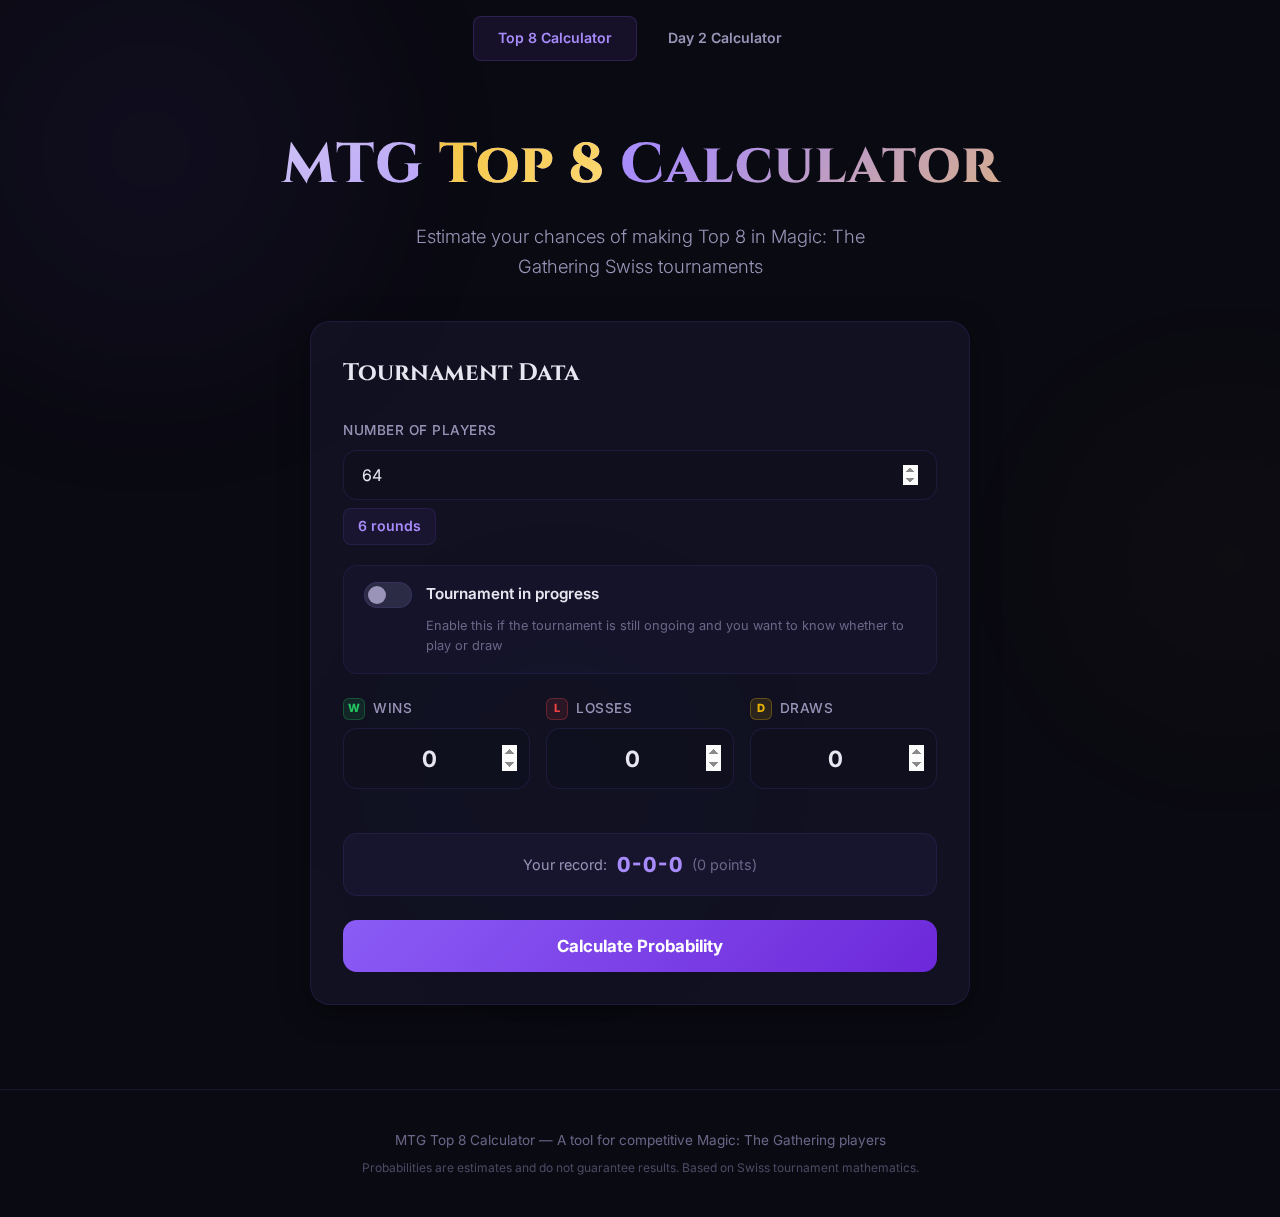
<file: index.html>
<!DOCTYPE html>
<html lang="en">

<head>
    <meta charset="UTF-8">
    <meta name="viewport" content="width=device-width, initial-scale=1.0">
    <title>MTG Top 8 Calculator — Top 8 Probability Estimator</title>
    <meta name="description"
        content="Calculate the probability of making Top 8 in Magic: The Gathering Swiss tournaments based on your record.">
    <link rel="preconnect" href="https://fonts.googleapis.com">
    <link rel="preconnect" href="https://fonts.gstatic.com" crossorigin>
    <link
        href="https://fonts.googleapis.com/css2?family=Inter:wght@300;400;500;600;700;800;900&family=Cinzel:wght@600;700;800&display=swap"
        rel="stylesheet">
    <link rel="stylesheet" href="style.css">
</head>

<body>
    <div class="bg-glow bg-glow-1"></div>
    <div class="bg-glow bg-glow-2"></div>
    <div class="bg-glow bg-glow-3"></div>

    <!-- Navigation -->
    <nav class="nav-bar">
        <a href="index.html" class="nav-link active">Top 8 Calculator</a>
        <a href="day2.html" class="nav-link">Day 2 Calculator</a>
    </nav>

    <header class="hero">
        <h1 class="hero-title">MTG <span class="accent">Top 8</span> Calculator</h1>
        <p class="hero-subtitle">Estimate your chances of making Top 8 in Magic: The Gathering Swiss tournaments</p>
    </header>

    <main class="container">
        <!-- Input Section -->
        <section class="input-card" id="input-section">
            <h2 class="section-title">Tournament Data</h2>

            <div class="input-group">
                <label class="input-label" for="players">Number of Players</label>
                <div class="input-wrapper">
                    <input type="number" id="players" class="number-input" min="8" max="10000" value="64"
                        placeholder="e.g. 64">
                </div>
                <div class="rounds-display" id="rounds-display">6 rounds</div>
            </div>

            <!-- In Progress Toggle -->
            <div class="toggle-group">
                <label class="toggle-label" for="in-progress">
                    <div class="toggle-switch">
                        <input type="checkbox" id="in-progress">
                        <span class="toggle-slider"></span>
                    </div>
                    <span class="toggle-text">Tournament in progress</span>
                </label>
                <p class="toggle-hint" id="toggle-hint">Enable this if the tournament is still ongoing and you want to
                    know whether to play or draw</p>
            </div>

            <!-- Round-by-Round Tracker (shown in in-progress mode) -->
            <div class="round-tracker hidden" id="round-tracker">
                <h3 class="card-title">Round-by-Round Results</h3>
                <p class="card-description">Click to set each round's result. Order affects tiebreaker estimation.</p>
                <div class="round-tracker-grid" id="round-tracker-grid"></div>
            </div>

            <!-- Standard W/L/D inputs (hidden in in-progress mode) -->
            <div class="record-inputs" id="record-inputs">
                <div class="input-group record-field">
                    <label class="input-label" for="wins">
                        <span class="record-badge win-badge">W</span> Wins
                    </label>
                    <div class="input-wrapper">
                        <input type="number" id="wins" class="number-input" min="0" max="20" value="0">
                    </div>
                </div>

                <div class="input-group record-field">
                    <label class="input-label" for="losses">
                        <span class="record-badge loss-badge">L</span> Losses
                    </label>
                    <div class="input-wrapper">
                        <input type="number" id="losses" class="number-input" min="0" max="20" value="0">
                    </div>
                </div>

                <div class="input-group record-field">
                    <label class="input-label" for="draws">
                        <span class="record-badge draw-badge">D</span> Draws
                    </label>
                    <div class="input-wrapper">
                        <input type="number" id="draws" class="number-input" min="0" max="20" value="0">
                    </div>
                </div>
            </div>

            <div class="current-record" id="current-record">
                <span class="record-label">Your record:</span>
                <span class="record-value" id="record-display">0-0-0</span>
                <span class="record-points" id="points-display">(0 points)</span>
                <span class="record-rounds hidden" id="rounds-played-display"></span>
            </div>

            <button class="calculate-btn" id="calculate-btn">
                Calculate Probability
            </button>
        </section>

        <!-- Strategy Section (only shown when tournament in progress) -->
        <section class="strategy-section hidden" id="strategy-section">
            <h2 class="section-title">Strategy Analysis</h2>

            <!-- ID Analysis Card -->
            <div class="strategy-card" id="strategy-card">
                <div class="strategy-header">
                    <div class="strategy-title" id="strategy-title"></div>
                    <div class="strategy-subtitle" id="strategy-subtitle"></div>
                    <div class="omw-display hidden" id="omw-display"></div>
                </div>
                <div class="strategy-verdict" id="strategy-verdict"></div>
            </div>

            <!-- Remaining Rounds Scenarios -->
            <div class="thresholds-card">
                <h3 class="card-title">Remaining Round Scenarios</h3>
                <p class="card-description" id="scenarios-description"></p>
                <div class="table-wrapper">
                    <table class="thresholds-table" id="scenarios-table">
                        <thead>
                            <tr>
                                <th>Remaining Results</th>
                                <th>Final Record</th>
                                <th>Points</th>
                                <th>Top 8 Probability</th>
                                <th>Status</th>
                            </tr>
                        </thead>
                        <tbody id="scenarios-body">
                        </tbody>
                    </table>
                </div>
            </div>
        </section>

        <!-- Results Section -->
        <section class="results-section hidden" id="results-section">
            <h2 class="section-title">All Thresholds</h2>

            <!-- Summary Card -->
            <div class="summary-card" id="summary-card">
                <div class="summary-header">
                    <div class="summary-record" id="summary-record"></div>
                    <div class="summary-info" id="summary-info"></div>
                </div>
                <div class="summary-verdict" id="summary-verdict"></div>
            </div>

            <!-- Thresholds Table -->
            <div class="thresholds-card">
                <h3 class="card-title">All Tournament Thresholds</h3>
                <p class="card-description">Estimated probability for every possible final record</p>
                <div class="table-wrapper">
                    <table class="thresholds-table" id="thresholds-table">
                        <thead>
                            <tr>
                                <th>Record</th>
                                <th>Points</th>
                                <th>Top 8 Probability</th>
                                <th>Status</th>
                            </tr>
                        </thead>
                        <tbody id="thresholds-body">
                        </tbody>
                    </table>
                </div>
            </div>

            <!-- Info Card -->
            <div class="info-card">
                <h3 class="card-title">How it works</h3>
                <ul class="info-list">
                    <li><strong>Win</strong> = 3 match points</li>
                    <li><strong>Draw</strong> = 1 match point</li>
                    <li><strong>Loss</strong> = 0 match points</li>
                    <li>Probabilities are estimates based on Swiss tournament math</li>
                    <li>Tiebreakers (OMW%, GW%, OGW%) can affect the actual result</li>
                </ul>
            </div>
        </section>
    </main>

    <footer class="footer">
        <p>MTG Top 8 Calculator &mdash; A tool for competitive Magic: The Gathering players</p>
        <p class="footer-note">Probabilities are estimates and do not guarantee results. Based on Swiss tournament
            mathematics.</p>
    </footer>

    <script src="script.js"></script>
</body>

</html>
</file>
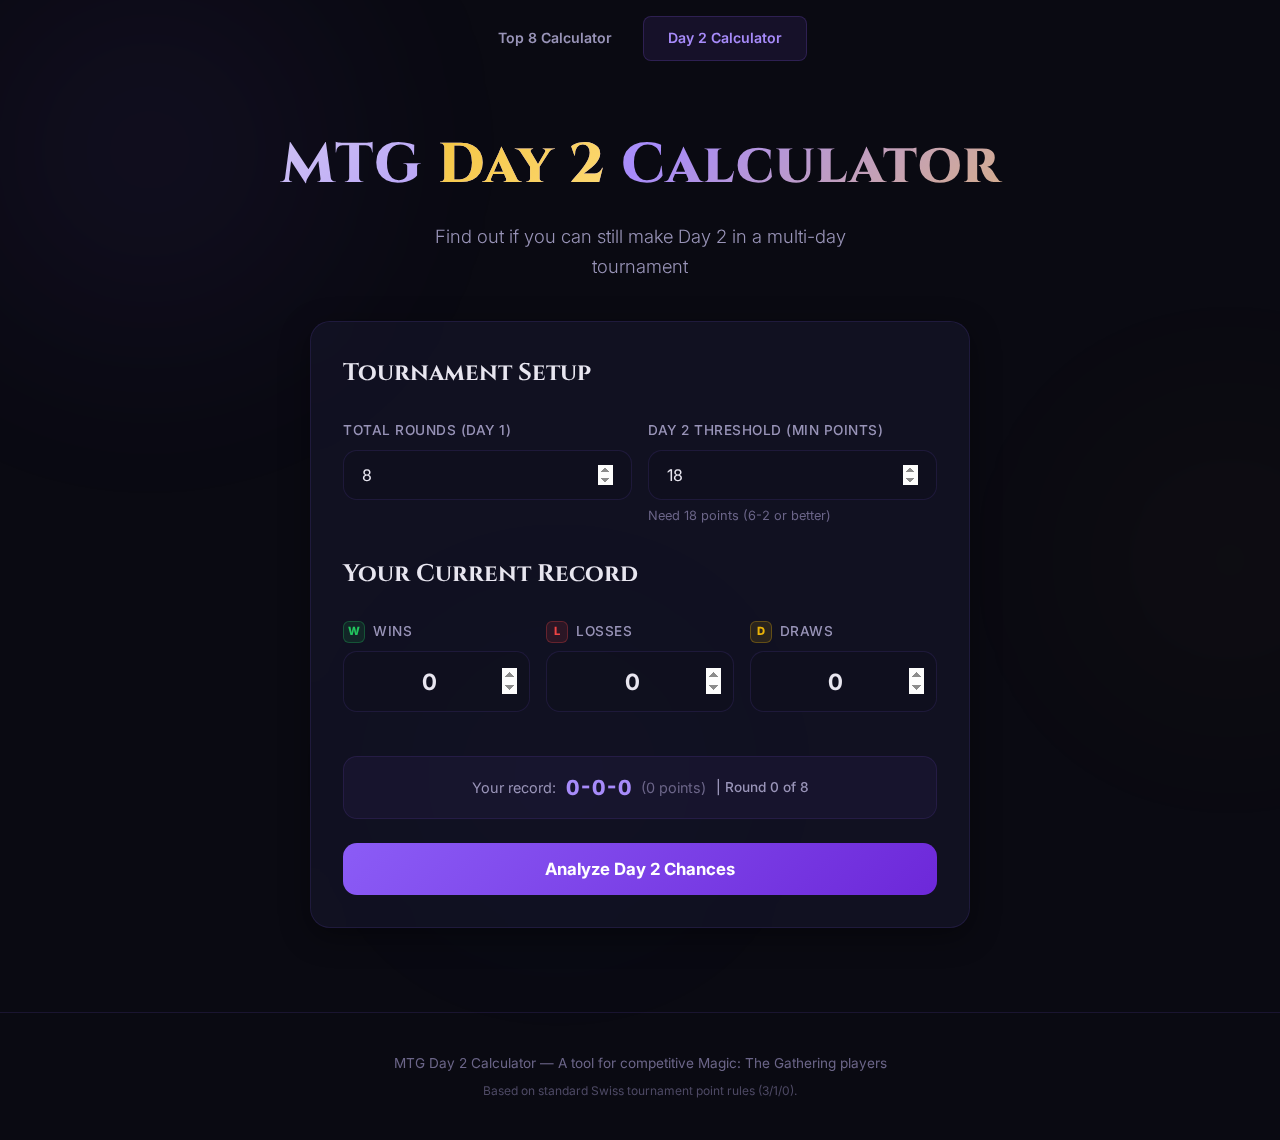
<file: day2.html>
<!DOCTYPE html>
<html lang="en">

<head>
    <meta charset="UTF-8">
    <meta name="viewport" content="width=device-width, initial-scale=1.0">
    <title>MTG Day 2 Calculator — Can You Make Day 2?</title>
    <meta name="description"
        content="Calculate whether you can make Day 2 in a multi-day Magic: The Gathering tournament based on your current record.">
    <meta name="theme-color" content="#8b5cf6">
    <meta name="apple-mobile-web-app-capable" content="yes">
    <meta name="apple-mobile-web-app-status-bar-style" content="black-translucent">
    <meta name="apple-mobile-web-app-title" content="MTG Calc">
    <link rel="manifest" href="manifest.json">
    <link rel="icon" type="image/svg+xml" href="data:image/svg+xml,<svg xmlns='http://www.w3.org/2000/svg' viewBox='0 0 192 192'><rect fill='%23f5c542' width='192' height='192'/><circle cx='96' cy='96' r='70' fill='%238b5cf6'/><text x='96' y='120' font-size='80' font-weight='bold' fill='%23f5c542' text-anchor='middle' font-family='serif'>8</text></svg>">
    <link rel="apple-touch-icon" href="data:image/svg+xml,<svg xmlns='http://www.w3.org/2000/svg' viewBox='0 0 192 192'><rect fill='%23f5c542' width='192' height='192' rx='48'/><circle cx='96' cy='96' r='70' fill='%238b5cf6'/><text x='96' y='120' font-size='80' font-weight='bold' fill='%23f5c542' text-anchor='middle' font-family='serif'>8</text></svg>">
    <link rel="preconnect" href="https://fonts.googleapis.com">
    <link rel="preconnect" href="https://fonts.gstatic.com" crossorigin>
    <link
        href="https://fonts.googleapis.com/css2?family=Inter:wght@300;400;500;600;700;800;900&family=Cinzel:wght@600;700;800&display=swap"
        rel="stylesheet">
    <link rel="stylesheet" href="style.css">
</head>

<body>
    <div class="bg-glow bg-glow-1"></div>
    <div class="bg-glow bg-glow-2"></div>
    <div class="bg-glow bg-glow-3"></div>

    <!-- Navigation -->
    <nav class="nav-bar">
        <a href="index.html" class="nav-link">Top 8 Calculator</a>
        <a href="day2.html" class="nav-link active">Day 2 Calculator</a>
    </nav>

    <header class="hero">
        <h1 class="hero-title">MTG <span class="accent">Day 2</span> Calculator</h1>
        <p class="hero-subtitle">Find out if you can still make Day 2 in a multi-day tournament</p>
    </header>

    <main class="container">
        <!-- Input Section -->
        <section class="input-card" id="input-section">
            <h2 class="section-title">Tournament Setup</h2>

            <div class="input-row-2">
                <div class="input-group">
                    <label class="input-label" for="total-rounds">Total Rounds (Day 1)</label>
                    <div class="input-wrapper">
                        <input type="number" id="total-rounds" class="number-input" min="1" max="20" value="8"
                            placeholder="e.g. 8">
                    </div>
                </div>

                <div class="input-group">
                    <label class="input-label" for="threshold">Day 2 Threshold (min points)</label>
                    <div class="input-wrapper">
                        <input type="number" id="threshold" class="number-input" min="0" max="60" value="18"
                            placeholder="e.g. 18">
                    </div>
                    <div class="threshold-hint" id="threshold-hint">Need 18 points (6-2 or better)</div>
                </div>
            </div>

            <h2 class="section-title section-title-sm">Your Current Record</h2>

            <div class="record-inputs">
                <div class="input-group record-field">
                    <label class="input-label" for="wins">
                        <span class="record-badge win-badge">W</span> Wins
                    </label>
                    <div class="input-wrapper">
                        <input type="number" id="wins" class="number-input" min="0" max="20" value="0">
                    </div>
                </div>

                <div class="input-group record-field">
                    <label class="input-label" for="losses">
                        <span class="record-badge loss-badge">L</span> Losses
                    </label>
                    <div class="input-wrapper">
                        <input type="number" id="losses" class="number-input" min="0" max="20" value="0">
                    </div>
                </div>

                <div class="input-group record-field">
                    <label class="input-label" for="draws">
                        <span class="record-badge draw-badge">D</span> Draws
                    </label>
                    <div class="input-wrapper">
                        <input type="number" id="draws" class="number-input" min="0" max="20" value="0">
                    </div>
                </div>
            </div>

            <div class="current-record" id="current-record">
                <span class="record-label">Your record:</span>
                <span class="record-value" id="record-display">0-0-0</span>
                <span class="record-points" id="points-display">(0 points)</span>
                <span class="record-rounds" id="rounds-played-display">| Round 0 of 8</span>
            </div>

            <button class="calculate-btn" id="calculate-btn">
                Analyze Day 2 Chances
            </button>
        </section>

        <!-- Verdict Section -->
        <section class="results-section hidden" id="results-section">
            <h2 class="section-title">Day 2 Analysis</h2>

            <!-- Main Verdict Card -->
            <div class="strategy-card" id="verdict-card">
                <div class="strategy-header">
                    <div class="strategy-title" id="verdict-title"></div>
                    <div class="strategy-subtitle" id="verdict-subtitle"></div>
                </div>
                <div class="strategy-verdict" id="verdict-text"></div>
            </div>

            <!-- Scenarios Table -->
            <div class="thresholds-card">
                <h3 class="card-title">All Possible Outcomes</h3>
                <p class="card-description" id="scenarios-desc"></p>
                <div class="table-wrapper">
                    <table class="thresholds-table" id="scenarios-table">
                        <thead>
                            <tr>
                                <th>Remaining</th>
                                <th>Final Record</th>
                                <th>Points</th>
                                <th>vs Threshold</th>
                                <th>Status</th>
                            </tr>
                        </thead>
                        <tbody id="scenarios-body">
                        </tbody>
                    </table>
                </div>
            </div>

            <!-- Info Card -->
            <div class="info-card">
                <h3 class="card-title">How it works</h3>
                <ul class="info-list">
                    <li><strong>Win</strong> = 3 match points</li>
                    <li><strong>Draw</strong> = 1 match point</li>
                    <li><strong>Loss</strong> = 0 match points</li>
                    <li>Day 2 requires reaching the minimum point threshold after Day 1</li>
                    <li>Common thresholds: 18 pts (6-2) for 8-round Day 1, 21 pts (7-2) for 9 rounds</li>
                </ul>
            </div>
        </section>
    </main>

    <footer class="footer">
        <p>MTG Day 2 Calculator &mdash; A tool for competitive Magic: The Gathering players</p>
        <p class="footer-note">Based on standard Swiss tournament point rules (3/1/0).</p>
    </footer>

    <script src="day2.js"></script>
    <script>
        // Register service worker for PWA functionality
        if ('serviceWorker' in navigator) {
            window.addEventListener('load', function() {
                navigator.serviceWorker.register('service-worker.js')
                    .then(function(registration) {
                        console.log('Service Worker registered successfully:', registration);
                    })
                    .catch(function(error) {
                        console.log('Service Worker registration failed:', error);
                    });
            });
        }
    </script>
</body>

</html>
</file>
<file: style.css>
/* ===========================
   CSS Variables & Reset
   =========================== */
:root {
    --bg-primary: #0a0a12;
    --bg-secondary: #12121f;
    --bg-card: rgba(20, 20, 40, 0.7);
    --bg-card-hover: rgba(30, 30, 55, 0.8);
    --border-color: rgba(120, 90, 220, 0.15);
    --border-hover: rgba(120, 90, 220, 0.35);

    --text-primary: #e8e6f0;
    --text-secondary: #9994b8;
    --text-muted: #6b6588;

    --accent-purple: #8b5cf6;
    --accent-purple-light: #a78bfa;
    --accent-gold: #f5c542;
    --accent-gold-light: #fcd975;

    --green: #22c55e;
    --green-bg: rgba(34, 197, 94, 0.12);
    --yellow: #eab308;
    --yellow-bg: rgba(234, 179, 8, 0.12);
    --orange: #f97316;
    --orange-bg: rgba(249, 115, 22, 0.12);
    --red: #ef4444;
    --red-bg: rgba(239, 68, 68, 0.12);
    --blue: #3b82f6;
    --blue-bg: rgba(59, 130, 246, 0.12);

    --radius-sm: 8px;
    --radius-md: 14px;
    --radius-lg: 20px;
    --radius-xl: 28px;

    --shadow-sm: 0 2px 8px rgba(0, 0, 0, 0.3);
    --shadow-md: 0 8px 30px rgba(0, 0, 0, 0.4);
    --shadow-lg: 0 20px 60px rgba(0, 0, 0, 0.5);
    --shadow-glow: 0 0 40px rgba(139, 92, 246, 0.15);

    --transition: 0.3s cubic-bezier(0.4, 0, 0.2, 1);
}

*,
*::before,
*::after {
    margin: 0;
    padding: 0;
    box-sizing: border-box;
}

html {
    scroll-behavior: smooth;
}

body {
    font-family: 'Inter', -apple-system, BlinkMacSystemFont, sans-serif;
    background: var(--bg-primary);
    color: var(--text-primary);
    min-height: 100vh;
    overflow-x: hidden;
    line-height: 1.6;
}

/* ===========================
   Animated Background Glows
   =========================== */
.bg-glow {
    position: fixed;
    border-radius: 50%;
    filter: blur(120px);
    opacity: 0.4;
    pointer-events: none;
    z-index: 0;
    animation: floatGlow 15s ease-in-out infinite alternate;
}

.bg-glow-1 {
    width: 500px;
    height: 500px;
    background: radial-gradient(circle, rgba(139, 92, 246, 0.3), transparent 70%);
    top: -100px;
    left: -100px;
    animation-delay: 0s;
}

.bg-glow-2 {
    width: 400px;
    height: 400px;
    background: radial-gradient(circle, rgba(245, 197, 66, 0.15), transparent 70%);
    top: 40%;
    right: -150px;
    animation-delay: -5s;
}

.bg-glow-3 {
    width: 350px;
    height: 350px;
    background: radial-gradient(circle, rgba(59, 130, 246, 0.2), transparent 70%);
    bottom: -50px;
    left: 30%;
    animation-delay: -10s;
}

@keyframes floatGlow {
    0% {
        transform: translate(0, 0) scale(1);
    }

    33% {
        transform: translate(30px, -20px) scale(1.05);
    }

    66% {
        transform: translate(-20px, 30px) scale(0.95);
    }

    100% {
        transform: translate(15px, 15px) scale(1.02);
    }
}

/* ===========================
   Navigation Bar
   =========================== */
.nav-bar {
    position: relative;
    z-index: 10;
    display: flex;
    justify-content: center;
    gap: 6px;
    padding: 16px 20px 0;
}

.nav-link {
    padding: 10px 24px;
    font-family: 'Inter', sans-serif;
    font-size: 0.88rem;
    font-weight: 600;
    color: var(--text-secondary);
    text-decoration: none;
    border-radius: var(--radius-sm);
    transition: all var(--transition);
    border: 1px solid transparent;
}

.nav-link:hover {
    color: var(--text-primary);
    background: rgba(139, 92, 246, 0.08);
    border-color: rgba(139, 92, 246, 0.12);
}

.nav-link.active {
    color: var(--accent-purple-light);
    background: rgba(139, 92, 246, 0.1);
    border-color: rgba(139, 92, 246, 0.2);
}

/* ===========================
   Two-Column Input Row
   =========================== */
.input-row-2 {
    display: grid;
    grid-template-columns: 1fr 1fr;
    gap: 16px;
    margin-bottom: 4px;
}

@media (max-width: 600px) {
    .input-row-2 {
        grid-template-columns: 1fr;
    }
}

/* Threshold Hint */
.threshold-hint {
    margin-top: 6px;
    font-size: 0.8rem;
    color: var(--text-muted);
}

/* Smaller section title variant */
.section-title-sm {
    font-size: 1.2rem;
    margin-bottom: 20px;
    margin-top: 8px;
}

/* ===========================
   Hero Section
   =========================== */
.hero {
    position: relative;
    z-index: 1;
    text-align: center;
    padding: 60px 20px 40px;
}

.hero-title {
    font-family: 'Cinzel', serif;
    font-size: clamp(2rem, 5vw, 3.5rem);
    font-weight: 800;
    letter-spacing: 1px;
    margin-bottom: 12px;
    background: linear-gradient(135deg, var(--text-primary) 0%, var(--accent-purple-light) 50%, var(--accent-gold) 100%);
    -webkit-background-clip: text;
    -webkit-text-fill-color: transparent;
    background-clip: text;
}

.hero-title .accent {
    background: linear-gradient(135deg, var(--accent-gold), var(--accent-gold-light));
    -webkit-background-clip: text;
    -webkit-text-fill-color: transparent;
    background-clip: text;
}

.hero-subtitle {
    font-size: clamp(0.95rem, 2vw, 1.15rem);
    color: var(--text-secondary);
    max-width: 500px;
    margin: 0 auto;
    font-weight: 300;
}

/* ===========================
   Container
   =========================== */
.container {
    position: relative;
    z-index: 1;
    max-width: 700px;
    margin: 0 auto;
    padding: 0 20px 60px;
}

/* ===========================
   Cards
   =========================== */
/* ===========================
   Toggle Switch
   =========================== */
.toggle-group {
    margin-bottom: 24px;
    padding: 16px 20px;
    background: rgba(139, 92, 246, 0.04);
    border: 1px solid rgba(139, 92, 246, 0.1);
    border-radius: var(--radius-md);
}

.toggle-label {
    display: flex;
    align-items: center;
    gap: 14px;
    cursor: pointer;
    user-select: none;
}

.toggle-switch {
    position: relative;
    width: 48px;
    height: 26px;
    flex-shrink: 0;
}

.toggle-switch input {
    opacity: 0;
    width: 0;
    height: 0;
    position: absolute;
}

.toggle-slider {
    position: absolute;
    inset: 0;
    background: rgba(60, 60, 90, 0.6);
    border-radius: 26px;
    border: 1px solid rgba(120, 90, 220, 0.15);
    transition: all var(--transition);
    cursor: pointer;
}

.toggle-slider::after {
    content: '';
    position: absolute;
    top: 3px;
    left: 3px;
    width: 18px;
    height: 18px;
    background: var(--text-secondary);
    border-radius: 50%;
    transition: all var(--transition);
}

.toggle-switch input:checked+.toggle-slider {
    background: rgba(139, 92, 246, 0.35);
    border-color: rgba(139, 92, 246, 0.4);
}

.toggle-switch input:checked+.toggle-slider::after {
    transform: translateX(22px);
    background: var(--accent-purple-light);
}

.toggle-text {
    font-size: 0.95rem;
    font-weight: 600;
    color: var(--text-primary);
}

.toggle-hint {
    margin-top: 8px;
    font-size: 0.8rem;
    color: var(--text-muted);
    padding-left: 62px;
}

/* Record Rounds Indicator */
.record-rounds {
    font-size: 0.85rem;
    color: var(--text-secondary);
    font-weight: 500;
}

/* ===========================
   Strategy Section
   =========================== */
.strategy-section {
    animation: fadeInUp 0.5s ease-out;
}

.strategy-card {
    background: var(--bg-card);
    border: 1px solid var(--border-color);
    border-radius: var(--radius-lg);
    padding: 32px;
    margin-bottom: 24px;
    backdrop-filter: blur(20px);
    -webkit-backdrop-filter: blur(20px);
    box-shadow: var(--shadow-md);
}

.strategy-header {
    margin-bottom: 20px;
}

.strategy-title {
    font-size: 1.2rem;
    font-weight: 700;
    color: var(--text-primary);
    margin-bottom: 4px;
}

.strategy-subtitle {
    font-size: 0.9rem;
    color: var(--text-secondary);
}

.strategy-verdict {
    padding: 20px 24px;
    border-radius: var(--radius-md);
    font-size: 1.05rem;
    font-weight: 600;
    text-align: center;
    line-height: 1.6;
}

.strategy-draw {
    background: var(--green-bg);
    color: var(--green);
    border: 1px solid rgba(34, 197, 94, 0.2);
}

.strategy-play {
    background: var(--orange-bg);
    color: var(--orange);
    border: 1px solid rgba(249, 115, 22, 0.2);
}

.strategy-must-win {
    background: var(--red-bg);
    color: var(--red);
    border: 1px solid rgba(239, 68, 68, 0.2);
}

.strategy-mixed {
    background: var(--blue-bg);
    color: var(--blue);
    border: 1px solid rgba(59, 130, 246, 0.2);
}

/* Scenario highlight rows */
.thresholds-table tbody tr.scenario-best {
    background: rgba(34, 197, 94, 0.06);
}

.thresholds-table tbody tr.scenario-draw {
    background: rgba(59, 130, 246, 0.06);
}

/* ===========================
   Cards
   =========================== */
.input-card,
.summary-card,
.thresholds-card,
.info-card {
    background: var(--bg-card);
    border: 1px solid var(--border-color);
    border-radius: var(--radius-lg);
    padding: 32px;
    margin-bottom: 24px;
    backdrop-filter: blur(20px);
    -webkit-backdrop-filter: blur(20px);
    box-shadow: var(--shadow-md);
    transition: border-color var(--transition), box-shadow var(--transition);
}

.input-card:hover,
.thresholds-card:hover {
    border-color: var(--border-hover);
    box-shadow: var(--shadow-md), var(--shadow-glow);
}

.section-title {
    font-family: 'Cinzel', serif;
    font-size: 1.5rem;
    font-weight: 700;
    margin-bottom: 28px;
}

.card-title {
    font-size: 1.1rem;
    font-weight: 600;
    margin-bottom: 6px;
}

.card-description {
    color: var(--text-secondary);
    font-size: 0.9rem;
    margin-bottom: 20px;
}

/* ===========================
   Input Fields
   =========================== */
.input-group {
    margin-bottom: 20px;
}

.input-label {
    display: flex;
    align-items: center;
    gap: 8px;
    font-size: 0.85rem;
    font-weight: 500;
    color: var(--text-secondary);
    margin-bottom: 8px;
    text-transform: uppercase;
    letter-spacing: 0.5px;
}

.input-wrapper {
    position: relative;
}

.number-input {
    width: 100%;
    padding: 14px 18px;
    font-family: 'Inter', sans-serif;
    font-size: 1rem;
    color: var(--text-primary);
    background: rgba(15, 15, 30, 0.7);
    border: 1px solid var(--border-color);
    border-radius: var(--radius-md);
    outline: none;
    transition: border-color var(--transition), box-shadow var(--transition);
    appearance: none;
    -webkit-appearance: none;
}

.number-input:focus {
    border-color: var(--accent-purple);
    box-shadow: 0 0 0 3px rgba(139, 92, 246, 0.15);
}

.number-input::-webkit-inner-spin-button,
.number-input::-webkit-outer-spin-button {
    opacity: 1;
}

/* Rounds Auto-Display */
.rounds-display {
    margin-top: 8px;
    font-size: 0.88rem;
    font-weight: 600;
    color: var(--accent-purple-light);
    padding: 6px 14px;
    background: rgba(139, 92, 246, 0.08);
    border: 1px solid rgba(139, 92, 246, 0.12);
    border-radius: var(--radius-sm);
    display: inline-block;
}

/* Record Inputs Row */
.record-inputs {
    display: grid;
    grid-template-columns: repeat(3, 1fr);
    gap: 16px;
    margin-bottom: 24px;
}

.record-field .number-input {
    text-align: center;
    font-size: 1.4rem;
    font-weight: 700;
    padding: 16px 12px;
}

.record-badge {
    display: inline-flex;
    align-items: center;
    justify-content: center;
    width: 22px;
    height: 22px;
    border-radius: 6px;
    font-size: 0.7rem;
    font-weight: 800;
    letter-spacing: 0;
}

.win-badge {
    background: var(--green-bg);
    color: var(--green);
    border: 1px solid rgba(34, 197, 94, 0.3);
}

.loss-badge {
    background: var(--red-bg);
    color: var(--red);
    border: 1px solid rgba(239, 68, 68, 0.3);
}

.draw-badge {
    background: var(--yellow-bg);
    color: var(--yellow);
    border: 1px solid rgba(234, 179, 8, 0.3);
}

/* Current Record Display */
.current-record {
    display: flex;
    align-items: center;
    justify-content: center;
    gap: 10px;
    padding: 14px 20px;
    background: rgba(139, 92, 246, 0.06);
    border: 1px solid rgba(139, 92, 246, 0.12);
    border-radius: var(--radius-md);
    margin-bottom: 24px;
    flex-wrap: wrap;
}

.record-label {
    color: var(--text-secondary);
    font-size: 0.9rem;
}

.record-value {
    font-size: 1.3rem;
    font-weight: 800;
    color: var(--accent-purple-light);
    font-variant-numeric: tabular-nums;
}

.record-points {
    color: var(--text-muted);
    font-size: 0.9rem;
}

/* Calculate Button */
.calculate-btn {
    width: 100%;
    padding: 16px 24px;
    font-family: 'Inter', sans-serif;
    font-size: 1.05rem;
    font-weight: 700;
    color: white;
    background: linear-gradient(135deg, var(--accent-purple), #6d28d9);
    border: none;
    border-radius: var(--radius-md);
    cursor: pointer;
    transition: all var(--transition);
    display: flex;
    align-items: center;
    justify-content: center;
    gap: 8px;
    position: relative;
    overflow: hidden;
}

.calculate-btn::before {
    content: '';
    position: absolute;
    inset: 0;
    background: linear-gradient(135deg, transparent 30%, rgba(255, 255, 255, 0.1) 50%, transparent 70%);
    transform: translateX(-100%);
    transition: transform 0.6s ease;
}

.calculate-btn:hover {
    transform: translateY(-2px);
    box-shadow: 0 8px 30px rgba(139, 92, 246, 0.35);
}

.calculate-btn:hover::before {
    transform: translateX(100%);
}

.calculate-btn:active {
    transform: translateY(0);
}

/* ===========================
   Results Section
   =========================== */
.results-section {
    animation: fadeInUp 0.5s ease-out;
}

@keyframes fadeInUp {
    from {
        opacity: 0;
        transform: translateY(20px);
    }

    to {
        opacity: 1;
        transform: translateY(0);
    }
}

/* Summary Card */
.summary-card {
    background: linear-gradient(135deg, rgba(20, 20, 45, 0.8), rgba(30, 25, 55, 0.7));
    border: 1px solid rgba(139, 92, 246, 0.2);
}

.summary-header {
    display: flex;
    justify-content: space-between;
    align-items: center;
    flex-wrap: wrap;
    gap: 12px;
    margin-bottom: 16px;
}

.summary-record {
    font-size: 1.8rem;
    font-weight: 800;
    color: var(--accent-purple-light);
}

.summary-info {
    font-size: 0.95rem;
    color: var(--text-secondary);
    text-align: right;
}

.summary-verdict {
    padding: 16px 20px;
    border-radius: var(--radius-md);
    font-size: 1rem;
    font-weight: 600;
    text-align: center;
    line-height: 1.5;
}

.verdict-safe {
    background: var(--green-bg);
    color: var(--green);
    border: 1px solid rgba(34, 197, 94, 0.2);
}

.verdict-likely {
    background: var(--blue-bg);
    color: var(--blue);
    border: 1px solid rgba(59, 130, 246, 0.2);
}

.verdict-possible {
    background: var(--yellow-bg);
    color: var(--yellow);
    border: 1px solid rgba(234, 179, 8, 0.2);
}

.verdict-unlikely {
    background: var(--orange-bg);
    color: var(--orange);
    border: 1px solid rgba(249, 115, 22, 0.2);
}

.verdict-eliminated {
    background: var(--red-bg);
    color: var(--red);
    border: 1px solid rgba(239, 68, 68, 0.2);
}

/* ===========================
   Thresholds Table
   =========================== */
.table-wrapper {
    overflow-x: auto;
    border-radius: var(--radius-md);
}

.thresholds-table {
    width: 100%;
    border-collapse: collapse;
    font-size: 0.92rem;
}

.thresholds-table thead th {
    padding: 14px 16px;
    text-align: left;
    font-size: 0.78rem;
    font-weight: 600;
    text-transform: uppercase;
    letter-spacing: 0.5px;
    color: var(--text-muted);
    background: rgba(15, 15, 30, 0.5);
    border-bottom: 1px solid var(--border-color);
}

.thresholds-table tbody tr {
    border-bottom: 1px solid rgba(120, 90, 220, 0.06);
    transition: background var(--transition);
}

.thresholds-table tbody tr:hover {
    background: rgba(139, 92, 246, 0.05);
}

.thresholds-table tbody tr.current-row {
    background: rgba(139, 92, 246, 0.1);
    border: 1px solid rgba(139, 92, 246, 0.2);
}

.thresholds-table tbody tr.current-row td:first-child {
    position: relative;
}

.thresholds-table tbody tr.current-row td:first-child::before {
    content: '';
    position: absolute;
    left: 0;
    top: 0;
    bottom: 0;
    width: 3px;
    background: var(--accent-purple-light);
    border-radius: 2px;
}

.thresholds-table td {
    padding: 12px 16px;
    vertical-align: middle;
}

.record-cell {
    font-weight: 700;
    font-variant-numeric: tabular-nums;
    white-space: nowrap;
}

.points-cell {
    font-weight: 600;
    color: var(--accent-gold);
    font-variant-numeric: tabular-nums;
}

/* Probability Bar */
.prob-cell {
    min-width: 160px;
}

.prob-bar-container {
    display: flex;
    align-items: center;
    gap: 10px;
}

.prob-bar-bg {
    flex: 1;
    height: 8px;
    background: rgba(255, 255, 255, 0.05);
    border-radius: 4px;
    overflow: hidden;
}

.prob-bar-fill {
    height: 100%;
    border-radius: 4px;
    transition: width 0.6s ease-out;
}

.prob-bar-fill.prob-high {
    background: linear-gradient(90deg, var(--green), #16a34a);
}

.prob-bar-fill.prob-likely {
    background: linear-gradient(90deg, var(--blue), #2563eb);
}

.prob-bar-fill.prob-medium {
    background: linear-gradient(90deg, var(--yellow), #ca8a04);
}

.prob-bar-fill.prob-low {
    background: linear-gradient(90deg, var(--orange), #ea580c);
}

.prob-bar-fill.prob-none {
    background: linear-gradient(90deg, var(--red), #dc2626);
}

.prob-value {
    font-weight: 700;
    font-size: 0.85rem;
    min-width: 42px;
    text-align: right;
    font-variant-numeric: tabular-nums;
}

.prob-value.prob-high {
    color: var(--green);
}

.prob-value.prob-likely {
    color: var(--blue);
}

.prob-value.prob-medium {
    color: var(--yellow);
}

.prob-value.prob-low {
    color: var(--orange);
}

.prob-value.prob-none {
    color: var(--red);
}

/* Status Badges */
.status-badge {
    display: inline-flex;
    align-items: center;
    gap: 5px;
    padding: 5px 12px;
    border-radius: 20px;
    font-size: 0.78rem;
    font-weight: 600;
    white-space: nowrap;
}

.status-safe {
    background: var(--green-bg);
    color: var(--green);
    border: 1px solid rgba(34, 197, 94, 0.2);
}

.status-likely {
    background: var(--blue-bg);
    color: var(--blue);
    border: 1px solid rgba(59, 130, 246, 0.2);
}

.status-possible {
    background: var(--yellow-bg);
    color: var(--yellow);
    border: 1px solid rgba(234, 179, 8, 0.2);
}

.status-unlikely {
    background: var(--orange-bg);
    color: var(--orange);
    border: 1px solid rgba(249, 115, 22, 0.2);
}

.status-out {
    background: var(--red-bg);
    color: var(--red);
    border: 1px solid rgba(239, 68, 68, 0.2);
}

/* ===========================
   Info Card
   =========================== */
.info-card {
    background: rgba(15, 15, 30, 0.5);
    border-color: rgba(120, 90, 220, 0.1);
}

.info-list {
    list-style: none;
    display: flex;
    flex-direction: column;
    gap: 8px;
}

.info-list li {
    font-size: 0.9rem;
    color: var(--text-secondary);
    padding-left: 20px;
    position: relative;
}

.info-list li::before {
    content: '';
    position: absolute;
    left: 2px;
    top: 10px;
    width: 5px;
    height: 5px;
    border-radius: 50%;
    background: var(--accent-purple);
}

.info-list li strong {
    color: var(--text-primary);
}

/* ===========================
   Footer
   =========================== */
.footer {
    position: relative;
    z-index: 1;
    text-align: center;
    padding: 40px 20px;
    color: var(--text-muted);
    font-size: 0.85rem;
    border-top: 1px solid var(--border-color);
}

.footer-note {
    margin-top: 6px;
    font-size: 0.75rem;
    opacity: 0.7;
}

/* ===========================
   Round-by-Round Tracker
   =========================== */
.round-tracker {
    margin-bottom: 24px;
}

.round-tracker-grid {
    display: flex;
    flex-direction: column;
    gap: 8px;
}

.round-row {
    display: flex;
    align-items: center;
    gap: 10px;
    padding: 8px 12px;
    background: rgba(15, 15, 30, 0.4);
    border: 1px solid rgba(120, 90, 220, 0.08);
    border-radius: var(--radius-sm);
    transition: all var(--transition);
}

.round-row.round-filled {
    border-color: rgba(120, 90, 220, 0.15);
    background: rgba(20, 20, 40, 0.5);
}

.round-row.round-disabled {
    opacity: 0.4;
    pointer-events: none;
}

.round-number {
    font-size: 0.78rem;
    font-weight: 600;
    color: var(--text-muted);
    text-transform: uppercase;
    letter-spacing: 0.5px;
    min-width: 52px;
}

.round-buttons {
    display: flex;
    gap: 6px;
}

.round-btn {
    padding: 6px 16px;
    font-family: 'Inter', sans-serif;
    font-size: 0.78rem;
    font-weight: 700;
    letter-spacing: 0.5px;
    border: 1px solid rgba(120, 90, 220, 0.15);
    border-radius: 6px;
    background: rgba(30, 30, 55, 0.5);
    color: var(--text-secondary);
    cursor: pointer;
    transition: all var(--transition);
    user-select: none;
}

.round-btn:hover {
    border-color: rgba(120, 90, 220, 0.3);
    background: rgba(40, 40, 70, 0.6);
    color: var(--text-primary);
}

.round-btn.selected-win {
    background: var(--green-bg);
    color: var(--green);
    border-color: rgba(34, 197, 94, 0.35);
    box-shadow: 0 0 12px rgba(34, 197, 94, 0.1);
}

.round-btn.selected-loss {
    background: var(--red-bg);
    color: var(--red);
    border-color: rgba(239, 68, 68, 0.35);
    box-shadow: 0 0 12px rgba(239, 68, 68, 0.1);
}

.round-btn.selected-draw {
    background: var(--yellow-bg);
    color: var(--yellow);
    border-color: rgba(234, 179, 8, 0.35);
    box-shadow: 0 0 12px rgba(234, 179, 8, 0.1);
}

.round-btn-clear {
    padding: 6px 10px;
    font-size: 0.7rem;
    font-weight: 500;
    border: none;
    border-radius: 6px;
    background: transparent;
    color: var(--text-muted);
    cursor: pointer;
    transition: all var(--transition);
    margin-left: auto;
}

.round-btn-clear:hover {
    color: var(--red);
    background: var(--red-bg);
}

/* OMW% Display */
.omw-display {
    margin-top: 8px;
    padding: 8px 14px;
    background: rgba(139, 92, 246, 0.06);
    border: 1px solid rgba(139, 92, 246, 0.12);
    border-radius: var(--radius-sm);
    font-size: 0.85rem;
    font-weight: 600;
    color: var(--text-secondary);
}

.omw-value {
    color: var(--accent-purple-light);
    font-weight: 700;
}

.omw-good {
    color: var(--green);
}

.omw-average {
    color: var(--yellow);
}

.omw-bad {
    color: var(--red);
}

/* ===========================
   Utilities
   =========================== */
.hidden {
    display: none !important;
}

/* ===========================
   Responsive
   =========================== */
@media (max-width: 600px) {
    .hero {
        padding: 40px 16px 24px;
    }

    .container {
        padding: 0 12px 40px;
    }

    .input-card,
    .summary-card,
    .thresholds-card,
    .info-card {
        padding: 20px 16px;
        border-radius: var(--radius-md);
    }

    .record-inputs {
        grid-template-columns: repeat(3, 1fr);
        gap: 10px;
    }

    .record-field .number-input {
        font-size: 1.2rem;
        padding: 14px 8px;
    }

    .summary-header {
        flex-direction: column;
        text-align: center;
    }

    .summary-info {
        text-align: center;
    }

    .thresholds-table {
        font-size: 0.82rem;
    }

    .thresholds-table thead th,
    .thresholds-table td {
        padding: 10px 10px;
    }

    .prob-cell {
        min-width: 120px;
    }

    .round-btn {
        padding: 5px 12px;
        font-size: 0.72rem;
    }

    .round-number {
        min-width: 42px;
        font-size: 0.72rem;
    }
}
</file>
